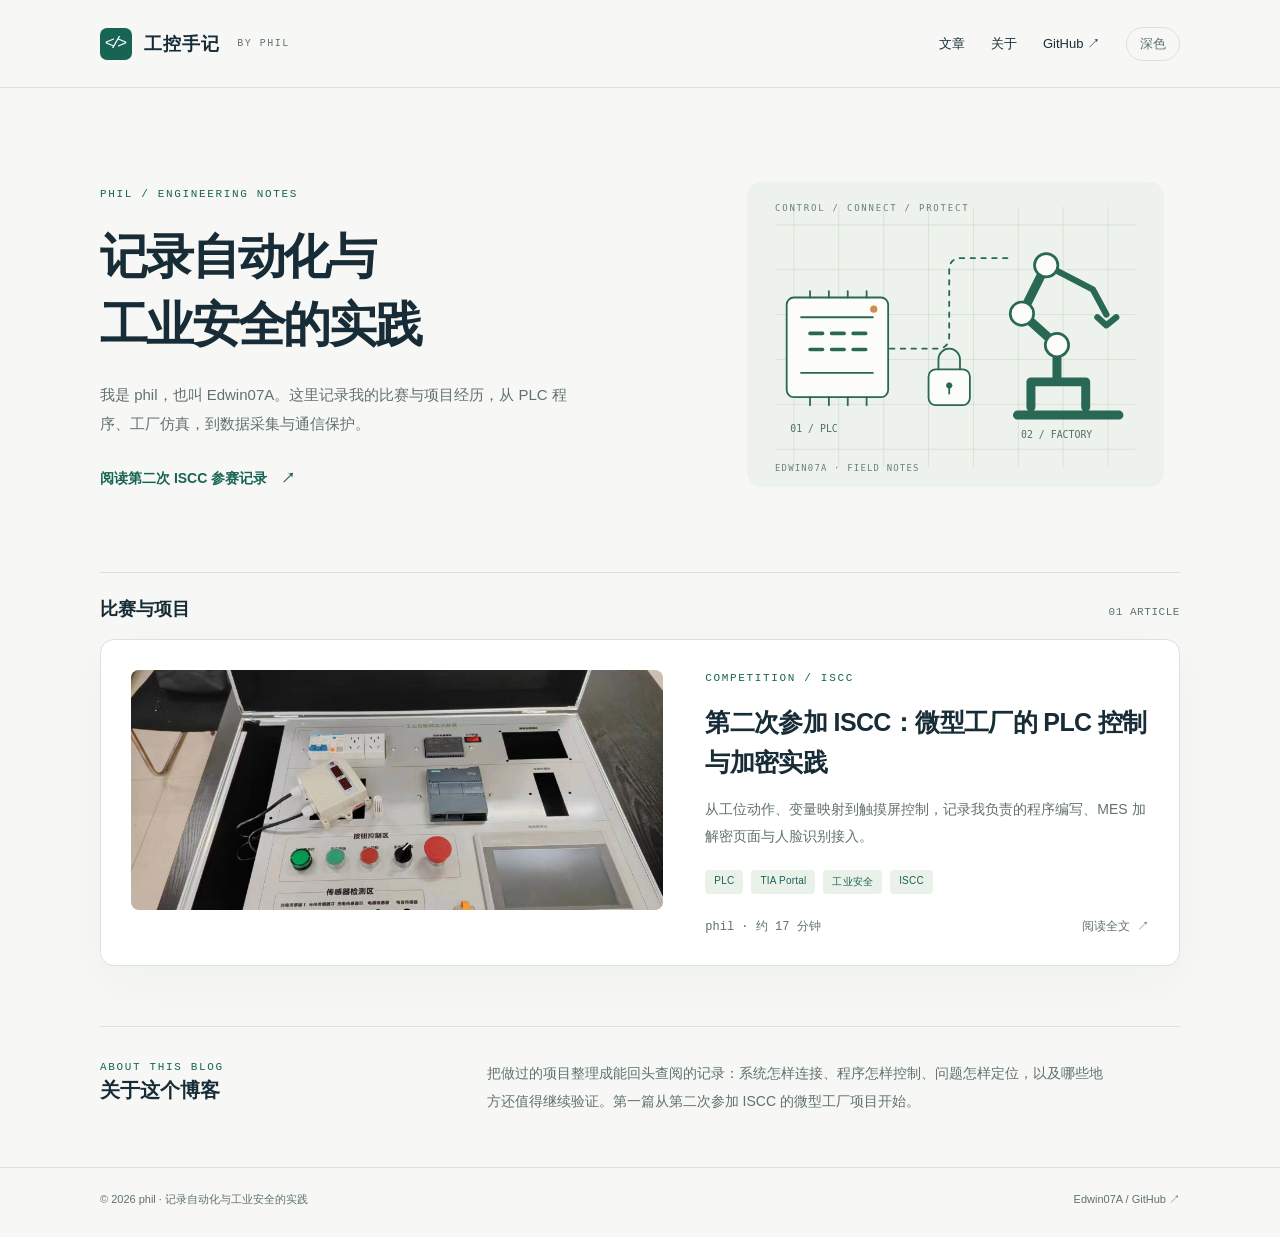
<file: index.html>
<!doctype html>
<html lang="zh-CN"><head><meta charset="utf-8"><meta name="viewport" content="width=device-width, initial-scale=1">
<title>首页 · phil 的工控手记</title><meta name="description" content="phil 的个人博客，记录 ISCC 比赛、PLC 自动化与工业安全实践。">
<meta name="author" content="phil"><meta name="color-scheme" content="light dark"><meta property="og:title" content="首页"><meta property="og:description" content="phil 的个人博客，记录 ISCC 比赛、PLC 自动化与工业安全实践。"><meta property="og:type" content="website"><meta property="og:locale" content="zh_CN">
<link rel="icon" type="image/svg+xml" href="assets/favicon.svg"><link rel="stylesheet" href="assets/style.css"><script src="assets/site.js" defer></script>
</head><body><a class="skip-link" href="#main">跳转到正文</a>
<header class="site-header"><div class="wrap header-inner">
<a class="brand" href="index.html" aria-label="phil 的工控手记首页"><span class="brand-mark" aria-hidden="true">&lt;/&gt;</span>工控手记<small>BY PHIL</small></a>
<nav aria-label="主导航"><a href="index.html#posts">文章</a><a class="about-link" href="index.html#about">关于</a><a href="https://github.com/Edwin07A" target="_blank" rel="noopener noreferrer">GitHub ↗</a><button class="theme-toggle" type="button" data-theme-toggle>深色</button></nav>
</div></header><main id="main" class="wrap"><section class="hero" aria-labelledby="hero-title"><div>
<div class="eyebrow">PHIL / ENGINEERING NOTES</div><h1 id="hero-title">记录自动化与<br>工业安全的实践</h1>
<p>我是 phil，也叫 Edwin07A。这里记录我的比赛与项目经历，从 PLC 程序、工厂仿真，到数据采集与通信保护。</p>
<a class="intro-link" href="micro-factory.html">阅读第二次 ISCC 参赛记录 <span aria-hidden="true">↗</span></a></div>
<img class="hero-art" src="assets/images/notebook.svg" alt="线条绘制的 PLC、机械臂和受保护通信通道" width="500" height="390"></section>
<section id="posts" aria-labelledby="posts-title"><div class="section-heading"><h2 id="posts-title">比赛与项目</h2><span>01 ARTICLE</span></div>
<a class="post-card" href="micro-factory.html"><img src="assets/images/control-platform.jpg" alt="赛题文档中的微型工厂综合实训装置" width="915" height="686"><div class="post-content"><div class="eyebrow">COMPETITION / ISCC</div><h3>第二次参加 ISCC：微型工厂的 PLC 控制与加密实践</h3><p>从工位动作、变量映射到触摸屏控制，记录我负责的程序编写、MES 加解密页面与人脸识别接入。</p><div class="tags"><span class="tag">PLC</span><span class="tag">TIA Portal</span><span class="tag">工业安全</span><span class="tag">ISCC</span></div><div class="post-bottom"><span>phil · 约 17 分钟</span><span>阅读全文 ↗</span></div></div></a></section>
<section id="about" class="about" aria-labelledby="about-title"><div><div class="eyebrow">ABOUT THIS BLOG</div><h2 id="about-title">关于这个博客</h2></div><p>把做过的项目整理成能回头查阅的记录：系统怎样连接、程序怎样控制、问题怎样定位，以及哪些地方还值得继续验证。第一篇从第二次参加 ISCC 的微型工厂项目开始。</p></section></main><footer class="site-footer"><div class="wrap footer-inner"><span>© 2026 phil · 记录自动化与工业安全的实践</span><a href="https://github.com/Edwin07A" target="_blank" rel="noopener noreferrer">Edwin07A / GitHub ↗</a></div></footer></body></html>
</file>
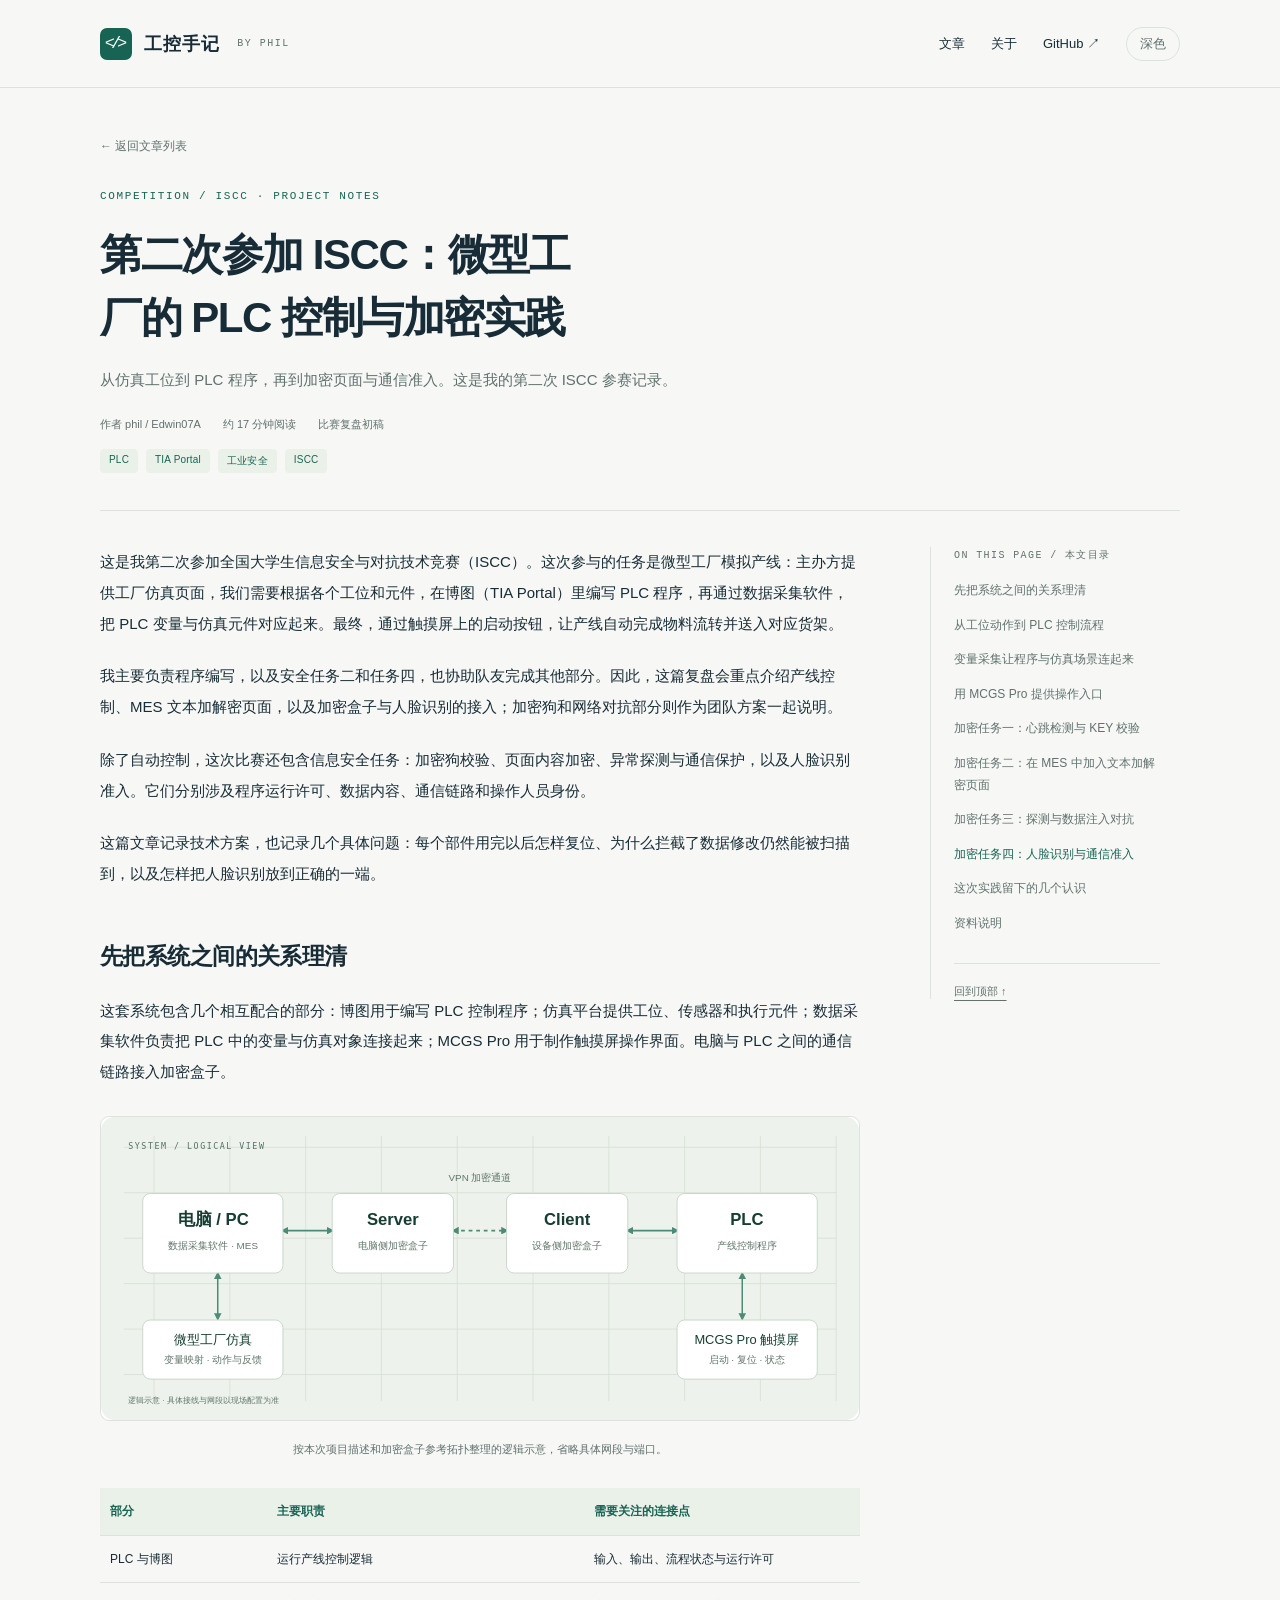
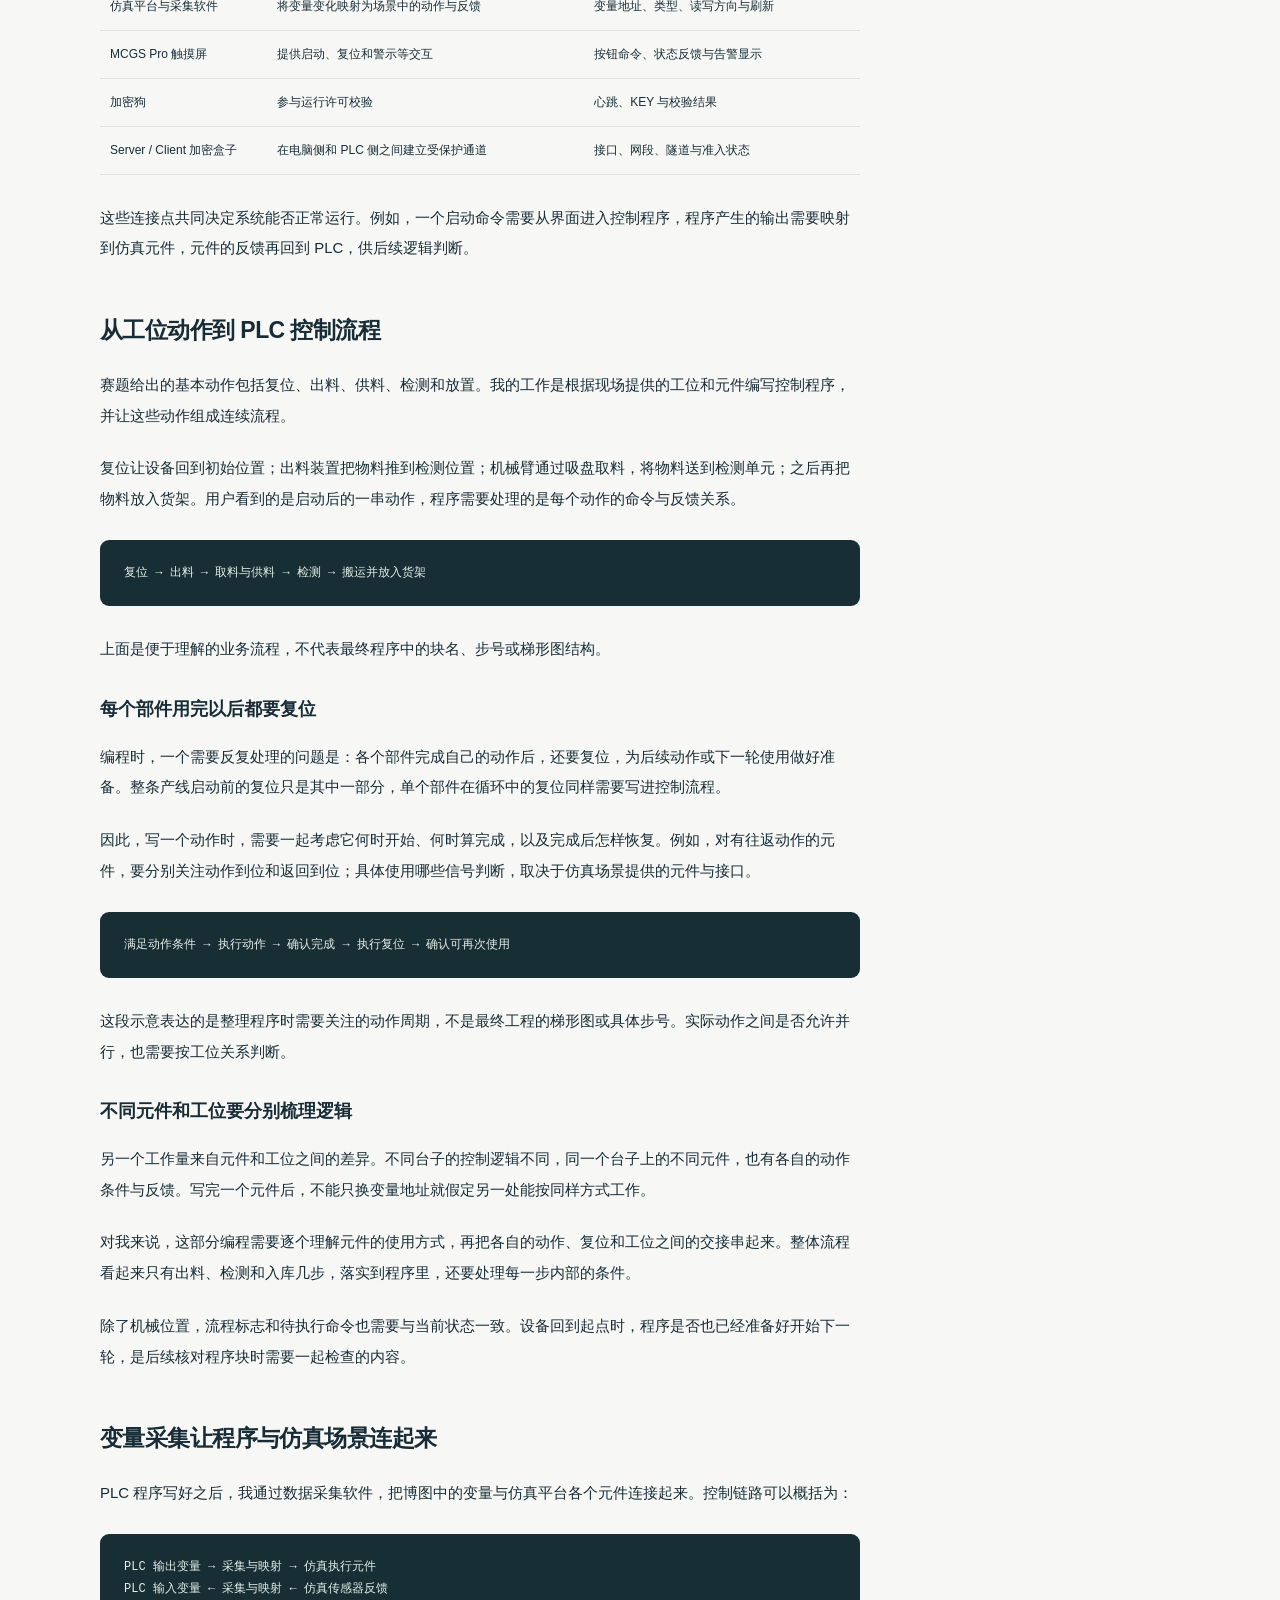
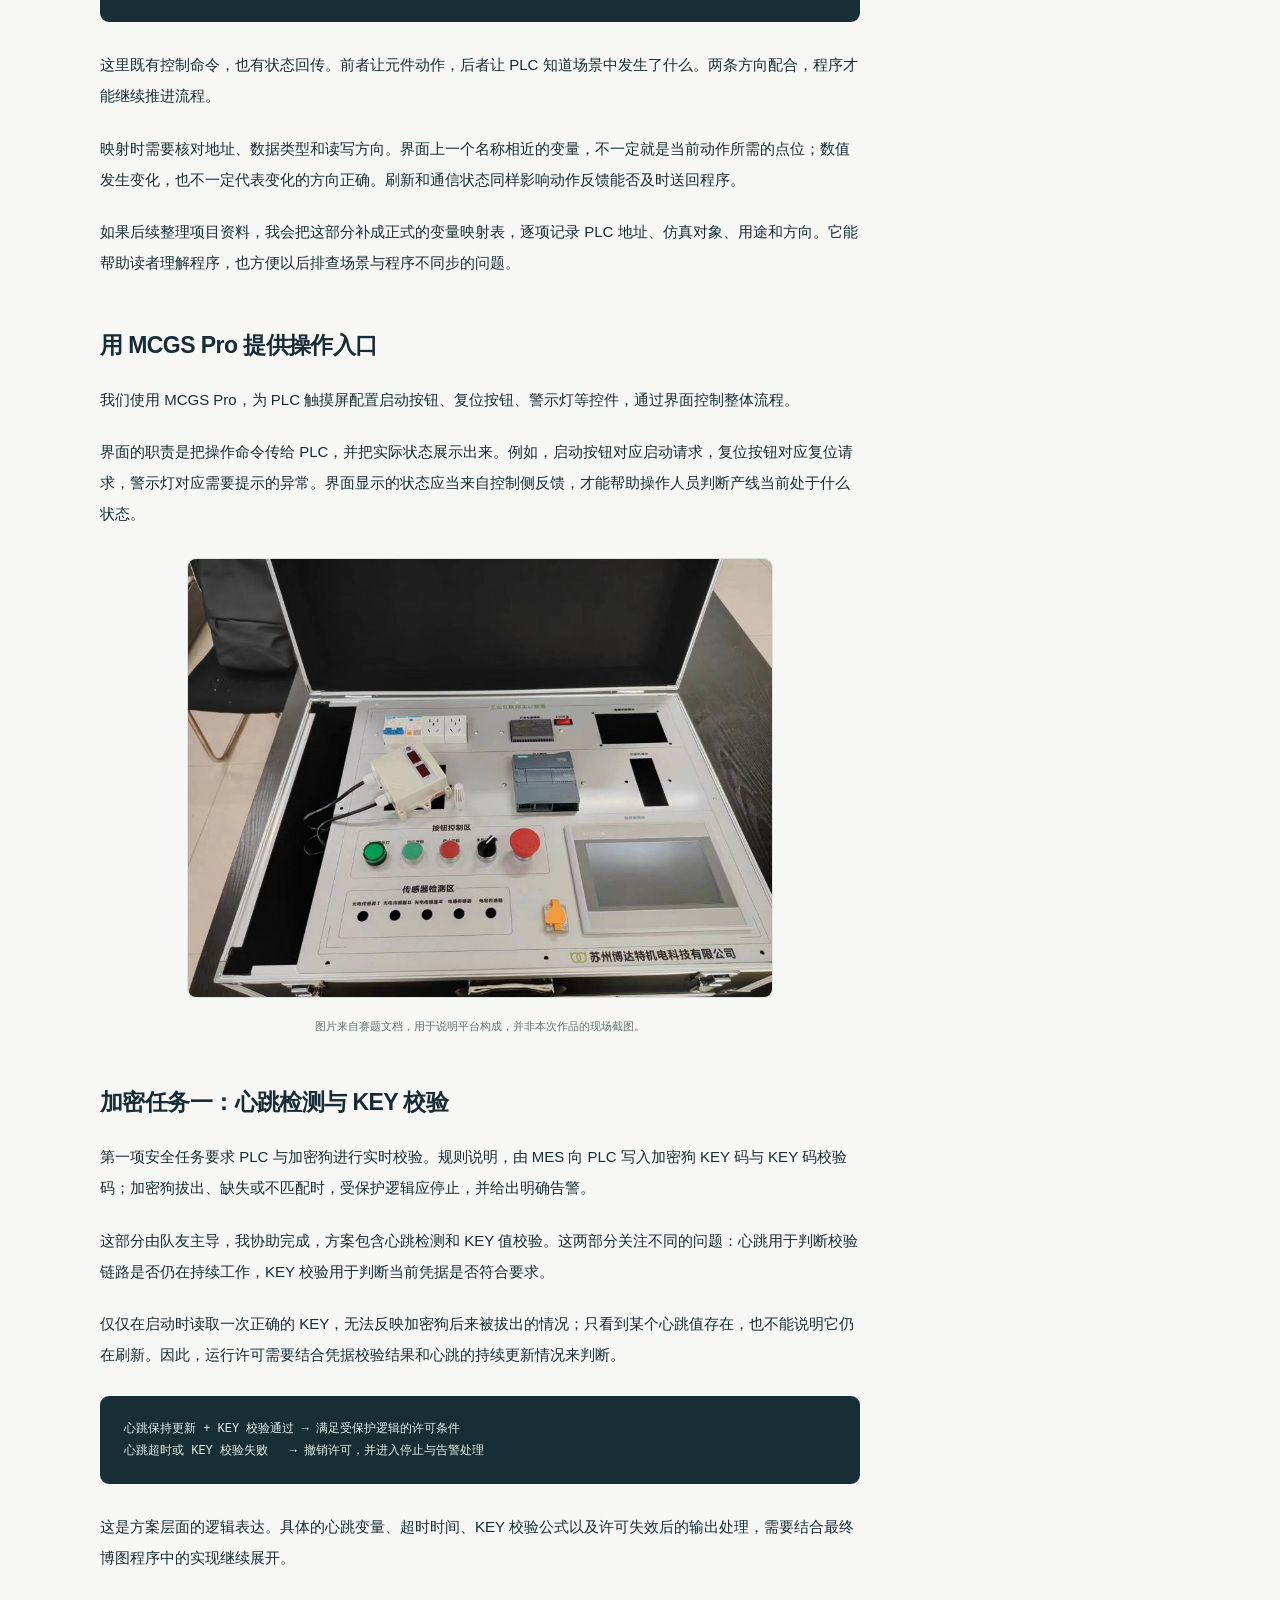
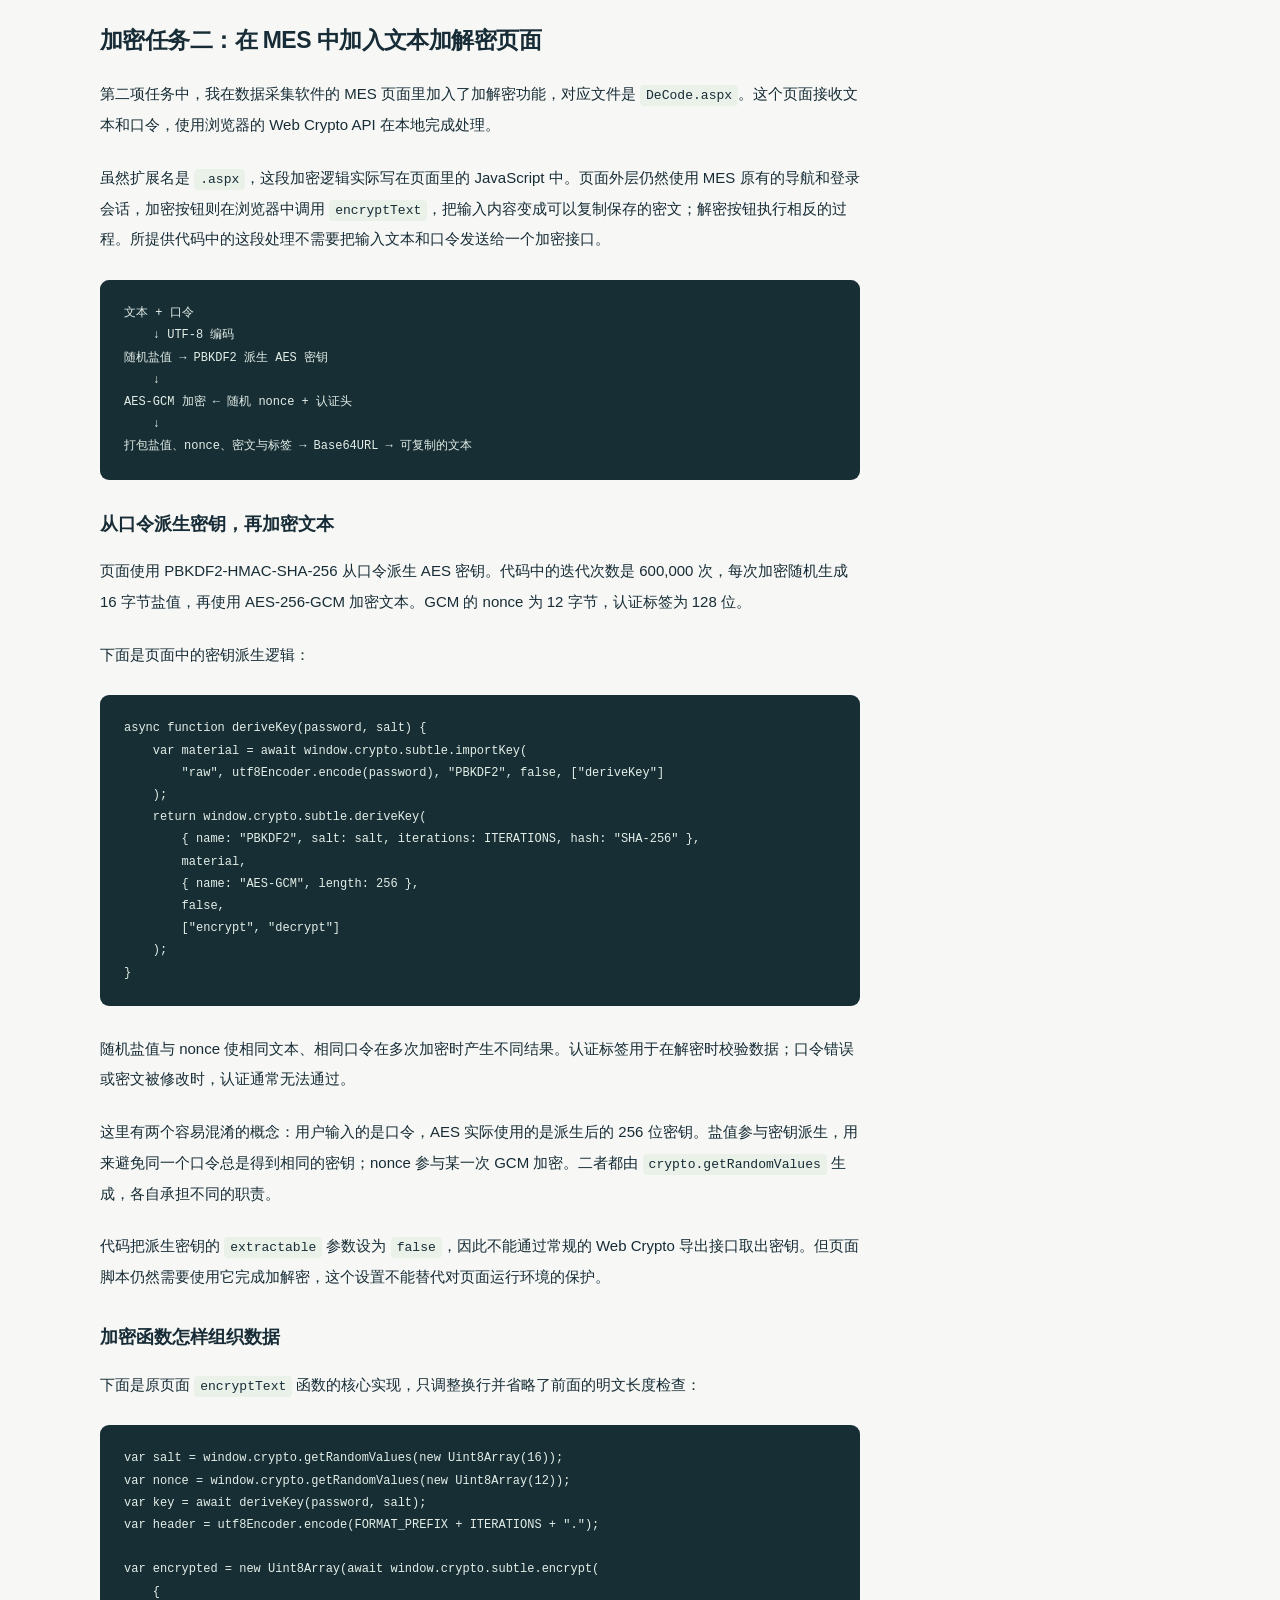
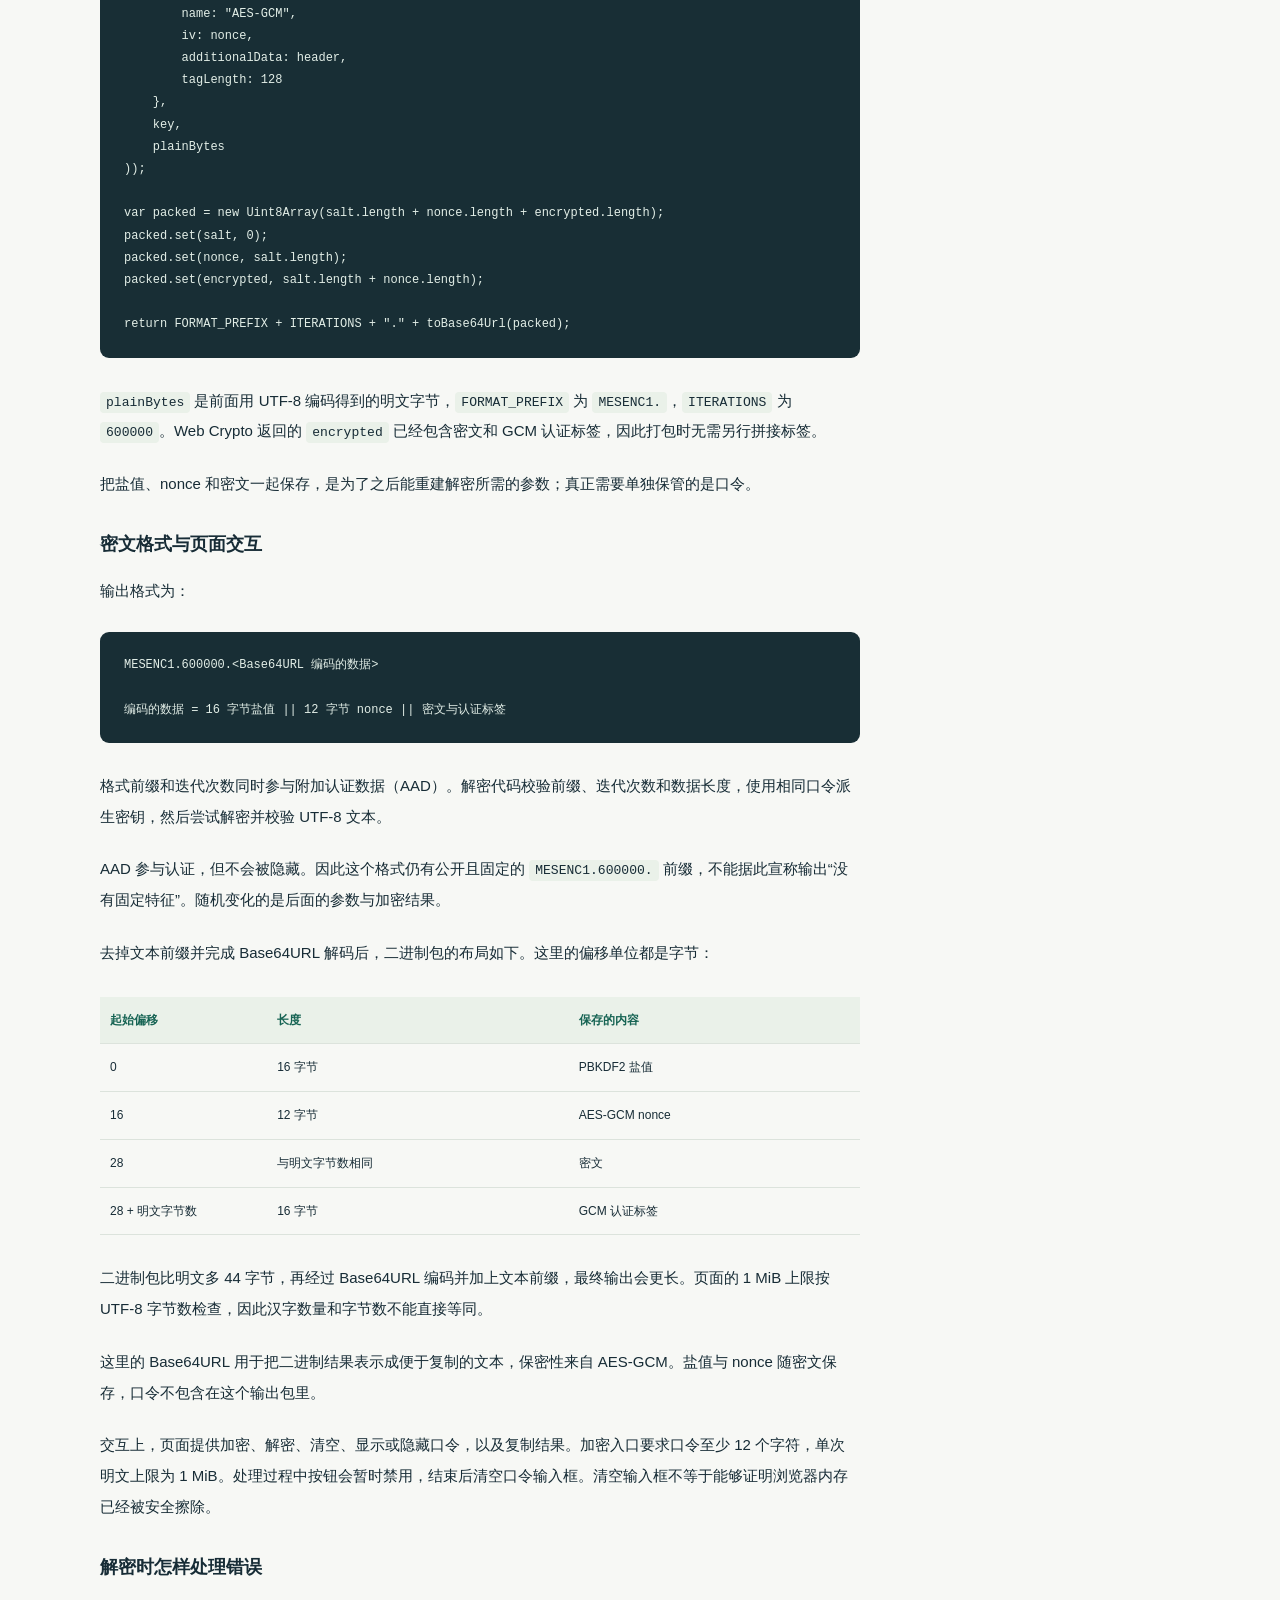
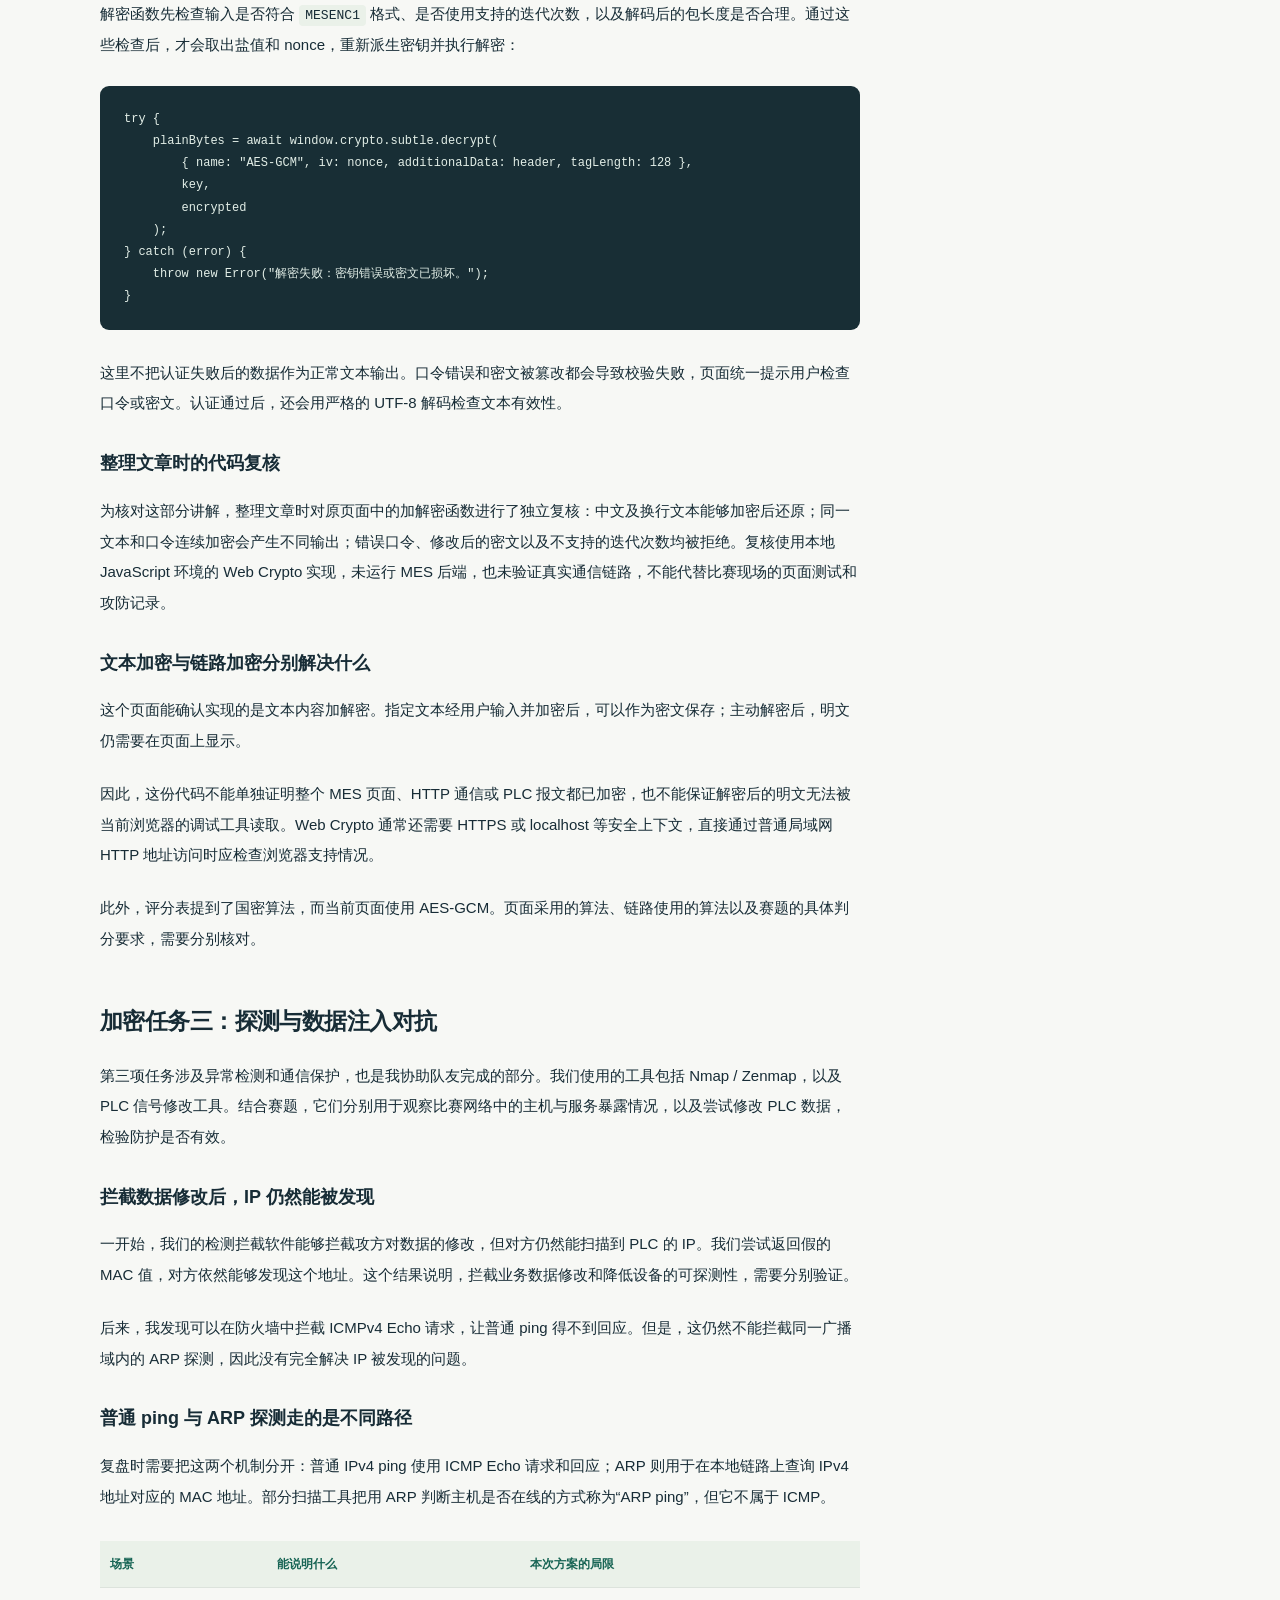
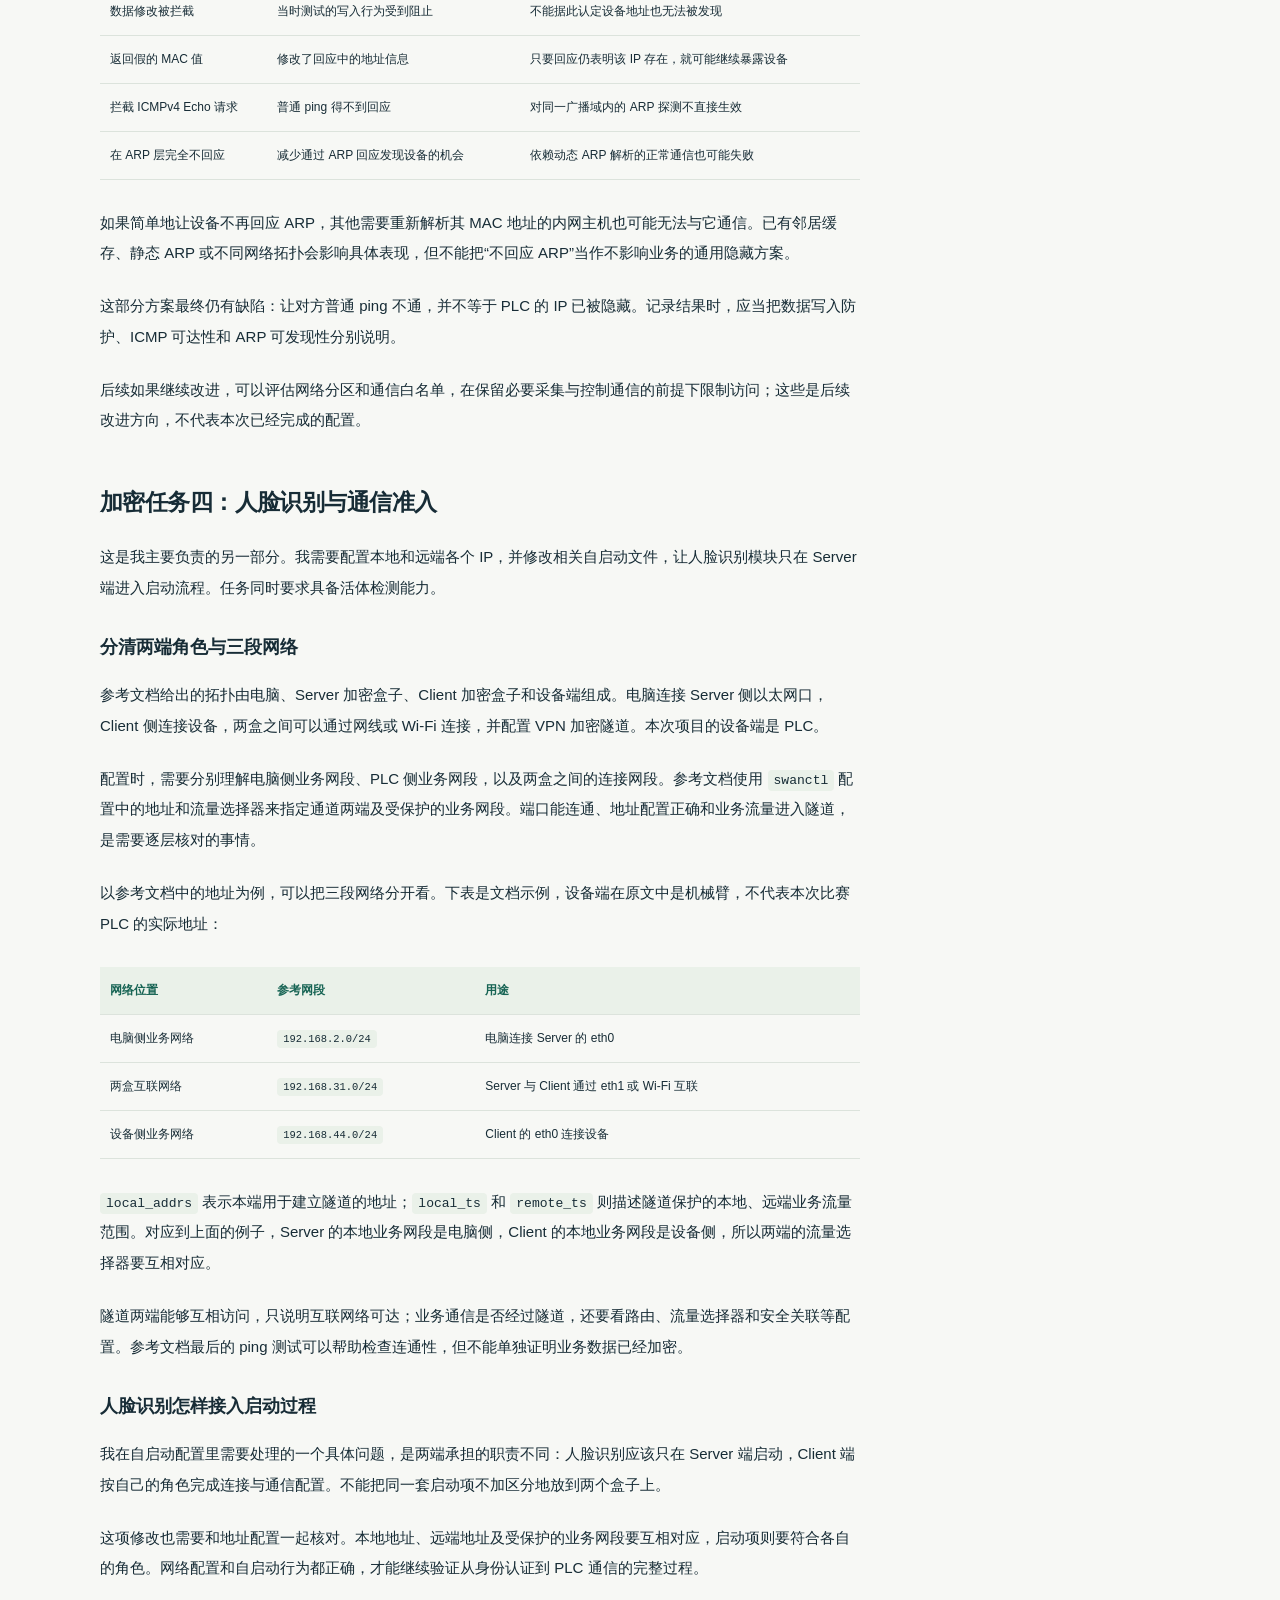
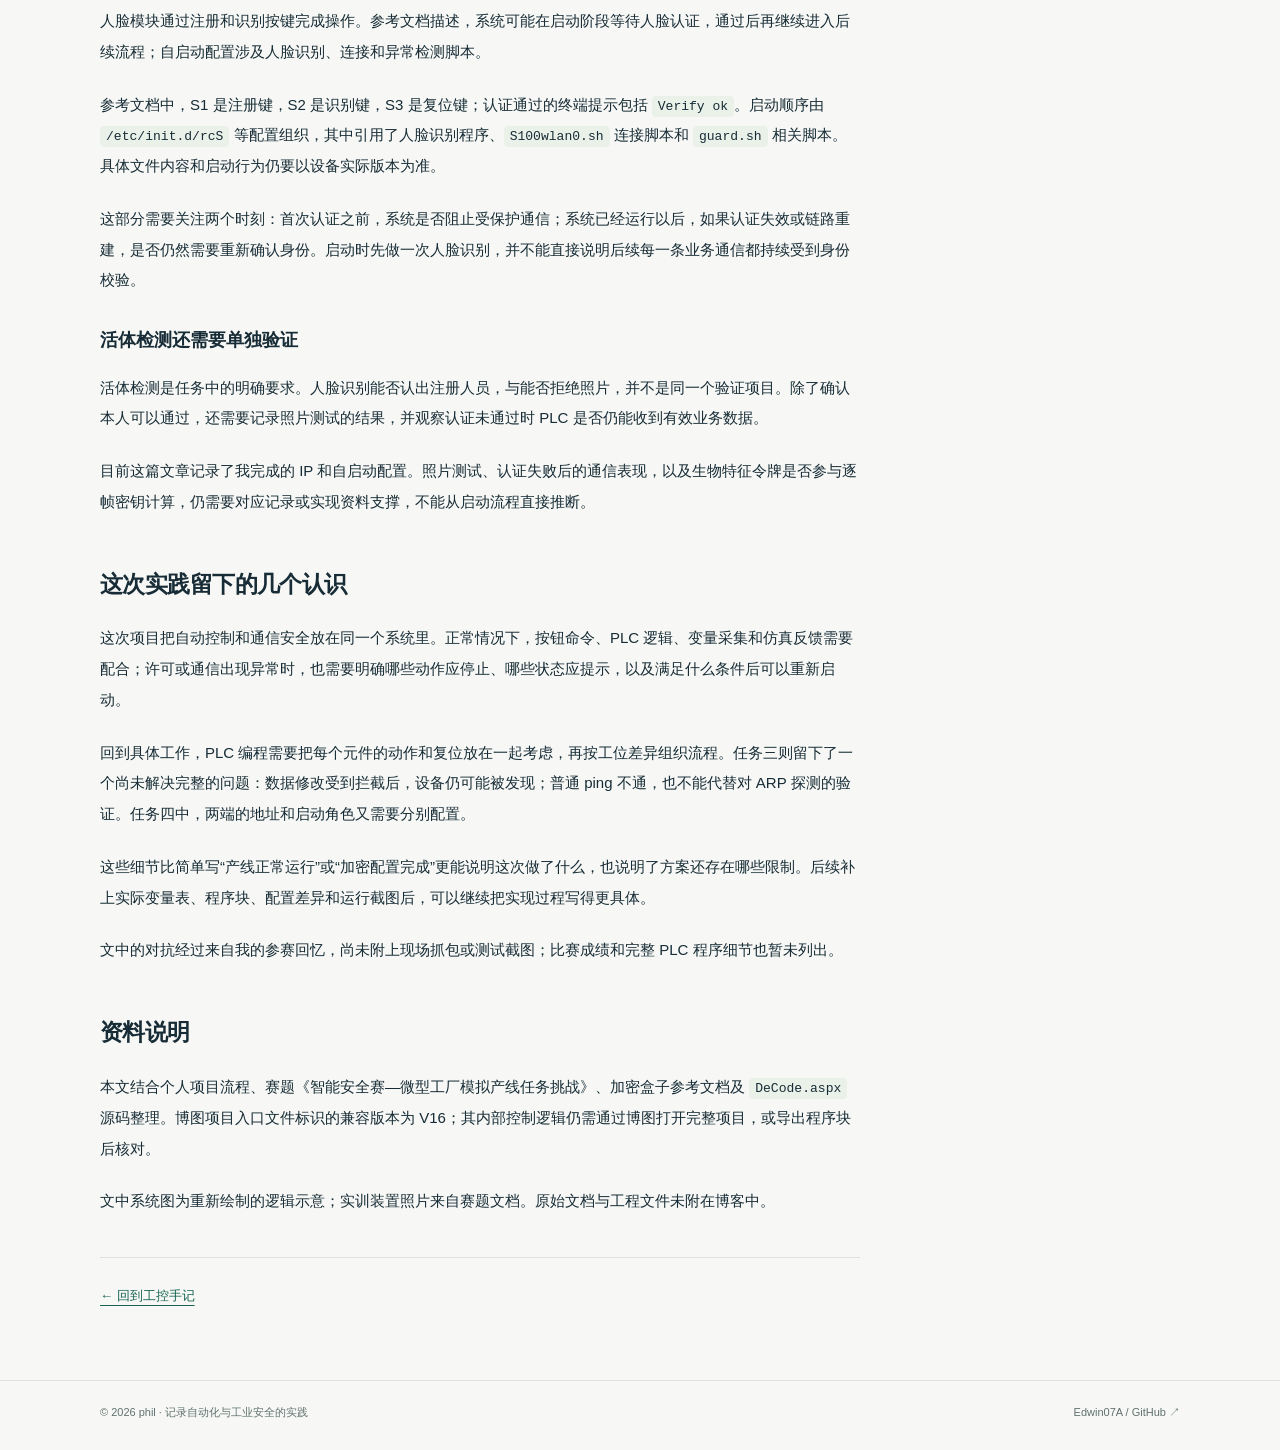
<file: micro-factory.html>
<!doctype html>
<html lang="zh-CN"><head><meta charset="utf-8"><meta name="viewport" content="width=device-width, initial-scale=1">
<title>第二次参加 ISCC：微型工厂的 PLC 控制与加密实践 · phil 的工控手记</title><meta name="description" content="记录微型工厂仿真产线中的博图编程、变量采集、MCGS Pro 组态，以及加密狗校验、文本加密与加密盒子通信保护。">
<meta name="author" content="phil"><meta name="color-scheme" content="light dark"><meta property="og:title" content="第二次参加 ISCC：微型工厂的 PLC 控制与加密实践"><meta property="og:description" content="记录微型工厂仿真产线中的博图编程、变量采集、MCGS Pro 组态，以及加密狗校验、文本加密与加密盒子通信保护。"><meta property="og:type" content="article"><meta property="og:locale" content="zh_CN">
<link rel="icon" type="image/svg+xml" href="assets/favicon.svg"><link rel="stylesheet" href="assets/style.css"><script src="assets/site.js" defer></script>
</head><body><a class="skip-link" href="#main">跳转到正文</a>
<header class="site-header"><div class="wrap header-inner">
<a class="brand" href="index.html" aria-label="phil 的工控手记首页"><span class="brand-mark" aria-hidden="true">&lt;/&gt;</span>工控手记<small>BY PHIL</small></a>
<nav aria-label="主导航"><a href="index.html#posts">文章</a><a class="about-link" href="index.html#about">关于</a><a href="https://github.com/Edwin07A" target="_blank" rel="noopener noreferrer">GitHub ↗</a><button class="theme-toggle" type="button" data-theme-toggle>深色</button></nav>
</div></header><div class="reading-progress" aria-hidden="true"></div><main id="main" class="wrap"><header class="article-header"><a class="back-link" href="index.html#posts">← 返回文章列表</a><div class="eyebrow">COMPETITION / ISCC · PROJECT NOTES</div><h1>第二次参加 ISCC：微型工厂的 PLC 控制与加密实践</h1><p class="article-deck">从仿真工位到 PLC 程序，再到加密页面与通信准入。这是我的第二次 ISCC 参赛记录。</p><div class="article-meta"><span>作者 phil / Edwin07A</span><span>约 17 分钟阅读</span><span>比赛复盘初稿</span></div><div class="tags"><span class="tag">PLC</span><span class="tag">TIA Portal</span><span class="tag">工业安全</span><span class="tag">ISCC</span></div></header>
<div class="article-layout"><article class="article-body" aria-label="比赛复盘正文"><p>这是我第二次参加全国大学生信息安全与对抗技术竞赛（ISCC）。这次参与的任务是微型工厂模拟产线：主办方提供工厂仿真页面，我们需要根据各个工位和元件，在博图（TIA Portal）里编写 PLC 程序，再通过数据采集软件，把 PLC 变量与仿真元件对应起来。最终，通过触摸屏上的启动按钮，让产线自动完成物料流转并送入对应货架。</p>
<p>我主要负责程序编写，以及安全任务二和任务四，也协助队友完成其他部分。因此，这篇复盘会重点介绍产线控制、MES 文本加解密页面，以及加密盒子与人脸识别的接入；加密狗和网络对抗部分则作为团队方案一起说明。</p>
<p>除了自动控制，这次比赛还包含信息安全任务：加密狗校验、页面内容加密、异常探测与通信保护，以及人脸识别准入。它们分别涉及程序运行许可、数据内容、通信链路和操作人员身份。</p>
<p>这篇文章记录技术方案，也记录几个具体问题：每个部件用完以后怎样复位、为什么拦截了数据修改仍然能被扫描到，以及怎样把人脸识别放到正确的一端。</p>
<h2 id="section-1">先把系统之间的关系理清</h2>
<p>这套系统包含几个相互配合的部分：博图用于编写 PLC 控制程序；仿真平台提供工位、传感器和执行元件；数据采集软件负责把 PLC 中的变量与仿真对象连接起来；MCGS Pro 用于制作触摸屏操作界面。电脑与 PLC 之间的通信链路接入加密盒子。</p>
<p><img alt="系统关系示意图：电脑通过 Server 和 Client 两个加密盒子连接 PLC，触摸屏提供操作入口" src="assets/images/system-overview.svg" /></p>
<p class="figure-note">按本次项目描述和加密盒子参考拓扑整理的逻辑示意，省略具体网段与端口。</p>

<table>
<thead>
<tr>
<th>部分</th>
<th>主要职责</th>
<th>需要关注的连接点</th>
</tr>
</thead>
<tbody>
<tr>
<td>PLC 与博图</td>
<td>运行产线控制逻辑</td>
<td>输入、输出、流程状态与运行许可</td>
</tr>
<tr>
<td>仿真平台与采集软件</td>
<td>将变量变化映射为场景中的动作与反馈</td>
<td>变量地址、类型、读写方向与刷新</td>
</tr>
<tr>
<td>MCGS Pro 触摸屏</td>
<td>提供启动、复位和警示等交互</td>
<td>按钮命令、状态反馈与告警显示</td>
</tr>
<tr>
<td>加密狗</td>
<td>参与运行许可校验</td>
<td>心跳、KEY 与校验结果</td>
</tr>
<tr>
<td>Server / Client 加密盒子</td>
<td>在电脑侧和 PLC 侧之间建立受保护通道</td>
<td>接口、网段、隧道与准入状态</td>
</tr>
</tbody>
</table>
<p>这些连接点共同决定系统能否正常运行。例如，一个启动命令需要从界面进入控制程序，程序产生的输出需要映射到仿真元件，元件的反馈再回到 PLC，供后续逻辑判断。</p>
<h2 id="section-2">从工位动作到 PLC 控制流程</h2>
<p>赛题给出的基本动作包括复位、出料、供料、检测和放置。我的工作是根据现场提供的工位和元件编写控制程序，并让这些动作组成连续流程。</p>
<p>复位让设备回到初始位置；出料装置把物料推到检测位置；机械臂通过吸盘取料，将物料送到检测单元；之后再把物料放入货架。用户看到的是启动后的一串动作，程序需要处理的是每个动作的命令与反馈关系。</p>
<pre><code class="language-text">复位 → 出料 → 取料与供料 → 检测 → 搬运并放入货架
</code></pre>
<p>上面是便于理解的业务流程，不代表最终程序中的块名、步号或梯形图结构。</p>
<h3 id="_2">每个部件用完以后都要复位</h3>
<p>编程时，一个需要反复处理的问题是：各个部件完成自己的动作后，还要复位，为后续动作或下一轮使用做好准备。整条产线启动前的复位只是其中一部分，单个部件在循环中的复位同样需要写进控制流程。</p>
<p>因此，写一个动作时，需要一起考虑它何时开始、何时算完成，以及完成后怎样恢复。例如，对有往返动作的元件，要分别关注动作到位和返回到位；具体使用哪些信号判断，取决于仿真场景提供的元件与接口。</p>
<pre><code class="language-text">满足动作条件 → 执行动作 → 确认完成 → 执行复位 → 确认可再次使用
</code></pre>
<p>这段示意表达的是整理程序时需要关注的动作周期，不是最终工程的梯形图或具体步号。实际动作之间是否允许并行，也需要按工位关系判断。</p>
<h3 id="_3">不同元件和工位要分别梳理逻辑</h3>
<p>另一个工作量来自元件和工位之间的差异。不同台子的控制逻辑不同，同一个台子上的不同元件，也有各自的动作条件与反馈。写完一个元件后，不能只换变量地址就假定另一处能按同样方式工作。</p>
<p>对我来说，这部分编程需要逐个理解元件的使用方式，再把各自的动作、复位和工位之间的交接串起来。整体流程看起来只有出料、检测和入库几步，落实到程序里，还要处理每一步内部的条件。</p>
<p>除了机械位置，流程标志和待执行命令也需要与当前状态一致。设备回到起点时，程序是否也已经准备好开始下一轮，是后续核对程序块时需要一起检查的内容。</p>
<h2 id="section-3">变量采集让程序与仿真场景连起来</h2>
<p>PLC 程序写好之后，我通过数据采集软件，把博图中的变量与仿真平台各个元件连接起来。控制链路可以概括为：</p>
<pre><code class="language-text">PLC 输出变量 → 采集与映射 → 仿真执行元件
PLC 输入变量 ← 采集与映射 ← 仿真传感器反馈
</code></pre>
<p>这里既有控制命令，也有状态回传。前者让元件动作，后者让 PLC 知道场景中发生了什么。两条方向配合，程序才能继续推进流程。</p>
<p>映射时需要核对地址、数据类型和读写方向。界面上一个名称相近的变量，不一定就是当前动作所需的点位；数值发生变化，也不一定代表变化的方向正确。刷新和通信状态同样影响动作反馈能否及时送回程序。</p>
<p>如果后续整理项目资料，我会把这部分补成正式的变量映射表，逐项记录 PLC 地址、仿真对象、用途和方向。它能帮助读者理解程序，也方便以后排查场景与程序不同步的问题。</p>
<h2 id="section-4">用 MCGS Pro 提供操作入口</h2>
<p>我们使用 MCGS Pro，为 PLC 触摸屏配置启动按钮、复位按钮、警示灯等控件，通过界面控制整体流程。</p>
<p>界面的职责是把操作命令传给 PLC，并把实际状态展示出来。例如，启动按钮对应启动请求，复位按钮对应复位请求，警示灯对应需要提示的异常。界面显示的状态应当来自控制侧反馈，才能帮助操作人员判断产线当前处于什么状态。</p>
<p><img alt="赛题文档提供的综合实训装置照片，包含 PLC、触摸屏和按钮区域" src="assets/images/control-platform.jpg" /></p>
<p class="figure-note">图片来自赛题文档，用于说明平台构成，并非本次作品的现场截图。</p>

<h2 id="section-5">加密任务一：心跳检测与 KEY 校验</h2>
<p>第一项安全任务要求 PLC 与加密狗进行实时校验。规则说明，由 MES 向 PLC 写入加密狗 KEY 码与 KEY 码校验码；加密狗拔出、缺失或不匹配时，受保护逻辑应停止，并给出明确告警。</p>
<p>这部分由队友主导，我协助完成，方案包含心跳检测和 KEY 值校验。这两部分关注不同的问题：心跳用于判断校验链路是否仍在持续工作，KEY 校验用于判断当前凭据是否符合要求。</p>
<p>仅仅在启动时读取一次正确的 KEY，无法反映加密狗后来被拔出的情况；只看到某个心跳值存在，也不能说明它仍在刷新。因此，运行许可需要结合凭据校验结果和心跳的持续更新情况来判断。</p>
<pre><code class="language-text">心跳保持更新 + KEY 校验通过 → 满足受保护逻辑的许可条件
心跳超时或 KEY 校验失败   → 撤销许可，并进入停止与告警处理
</code></pre>
<p>这是方案层面的逻辑表达。具体的心跳变量、超时时间、KEY 校验公式以及许可失效后的输出处理，需要结合最终博图程序中的实现继续展开。</p>
<h2 id="section-6">加密任务二：在 MES 中加入文本加解密页面</h2>
<p>第二项任务中，我在数据采集软件的 MES 页面里加入了加解密功能，对应文件是 <code>DeCode.aspx</code>。这个页面接收文本和口令，使用浏览器的 Web Crypto API 在本地完成处理。</p>
<p>虽然扩展名是 <code>.aspx</code>，这段加密逻辑实际写在页面里的 JavaScript 中。页面外层仍然使用 MES 原有的导航和登录会话，加密按钮则在浏览器中调用 <code>encryptText</code>，把输入内容变成可以复制保存的密文；解密按钮执行相反的过程。所提供代码中的这段处理不需要把输入文本和口令发送给一个加密接口。</p>
<pre><code class="language-text">文本 + 口令
    ↓ UTF-8 编码
随机盐值 → PBKDF2 派生 AES 密钥
    ↓
AES-GCM 加密 ← 随机 nonce + 认证头
    ↓
打包盐值、nonce、密文与标签 → Base64URL → 可复制的文本
</code></pre>
<h3 id="_5">从口令派生密钥，再加密文本</h3>
<p>页面使用 PBKDF2-HMAC-SHA-256 从口令派生 AES 密钥。代码中的迭代次数是 600,000 次，每次加密随机生成 16 字节盐值，再使用 AES-256-GCM 加密文本。GCM 的 nonce 为 12 字节，认证标签为 128 位。</p>
<p>下面是页面中的密钥派生逻辑：</p>
<pre><code class="language-javascript">async function deriveKey(password, salt) {
    var material = await window.crypto.subtle.importKey(
        &quot;raw&quot;, utf8Encoder.encode(password), &quot;PBKDF2&quot;, false, [&quot;deriveKey&quot;]
    );
    return window.crypto.subtle.deriveKey(
        { name: &quot;PBKDF2&quot;, salt: salt, iterations: ITERATIONS, hash: &quot;SHA-256&quot; },
        material,
        { name: &quot;AES-GCM&quot;, length: 256 },
        false,
        [&quot;encrypt&quot;, &quot;decrypt&quot;]
    );
}
</code></pre>
<p>随机盐值与 nonce 使相同文本、相同口令在多次加密时产生不同结果。认证标签用于在解密时校验数据；口令错误或密文被修改时，认证通常无法通过。</p>
<p>这里有两个容易混淆的概念：用户输入的是口令，AES 实际使用的是派生后的 256 位密钥。盐值参与密钥派生，用来避免同一个口令总是得到相同的密钥；nonce 参与某一次 GCM 加密。二者都由 <code>crypto.getRandomValues</code> 生成，各自承担不同的职责。</p>
<p>代码把派生密钥的 <code>extractable</code> 参数设为 <code>false</code>，因此不能通过常规的 Web Crypto 导出接口取出密钥。但页面脚本仍然需要使用它完成加解密，这个设置不能替代对页面运行环境的保护。</p>
<h3 id="_6">加密函数怎样组织数据</h3>
<p>下面是原页面 <code>encryptText</code> 函数的核心实现，只调整换行并省略了前面的明文长度检查：</p>
<pre><code class="language-javascript">var salt = window.crypto.getRandomValues(new Uint8Array(16));
var nonce = window.crypto.getRandomValues(new Uint8Array(12));
var key = await deriveKey(password, salt);
var header = utf8Encoder.encode(FORMAT_PREFIX + ITERATIONS + &quot;.&quot;);

var encrypted = new Uint8Array(await window.crypto.subtle.encrypt(
    {
        name: &quot;AES-GCM&quot;,
        iv: nonce,
        additionalData: header,
        tagLength: 128
    },
    key,
    plainBytes
));

var packed = new Uint8Array(salt.length + nonce.length + encrypted.length);
packed.set(salt, 0);
packed.set(nonce, salt.length);
packed.set(encrypted, salt.length + nonce.length);

return FORMAT_PREFIX + ITERATIONS + &quot;.&quot; + toBase64Url(packed);
</code></pre>
<p><code>plainBytes</code> 是前面用 UTF-8 编码得到的明文字节，<code>FORMAT_PREFIX</code> 为 <code>MESENC1.</code>，<code>ITERATIONS</code> 为 <code>600000</code>。Web Crypto 返回的 <code>encrypted</code> 已经包含密文和 GCM 认证标签，因此打包时无需另行拼接标签。</p>
<p>把盐值、nonce 和密文一起保存，是为了之后能重建解密所需的参数；真正需要单独保管的是口令。</p>
<h3 id="_7">密文格式与页面交互</h3>
<p>输出格式为：</p>
<pre><code class="language-text">MESENC1.600000.&lt;Base64URL 编码的数据&gt;

编码的数据 = 16 字节盐值 || 12 字节 nonce || 密文与认证标签
</code></pre>
<p>格式前缀和迭代次数同时参与附加认证数据（AAD）。解密代码校验前缀、迭代次数和数据长度，使用相同口令派生密钥，然后尝试解密并校验 UTF-8 文本。</p>
<p>AAD 参与认证，但不会被隐藏。因此这个格式仍有公开且固定的 <code>MESENC1.600000.</code> 前缀，不能据此宣称输出“没有固定特征”。随机变化的是后面的参数与加密结果。</p>
<p>去掉文本前缀并完成 Base64URL 解码后，二进制包的布局如下。这里的偏移单位都是字节：</p>
<table>
<thead>
<tr>
<th>起始偏移</th>
<th>长度</th>
<th>保存的内容</th>
</tr>
</thead>
<tbody>
<tr>
<td>0</td>
<td>16 字节</td>
<td>PBKDF2 盐值</td>
</tr>
<tr>
<td>16</td>
<td>12 字节</td>
<td>AES-GCM nonce</td>
</tr>
<tr>
<td>28</td>
<td>与明文字节数相同</td>
<td>密文</td>
</tr>
<tr>
<td>28 + 明文字节数</td>
<td>16 字节</td>
<td>GCM 认证标签</td>
</tr>
</tbody>
</table>
<p>二进制包比明文多 44 字节，再经过 Base64URL 编码并加上文本前缀，最终输出会更长。页面的 1 MiB 上限按 UTF-8 字节数检查，因此汉字数量和字节数不能直接等同。</p>
<p>这里的 Base64URL 用于把二进制结果表示成便于复制的文本，保密性来自 AES-GCM。盐值与 nonce 随密文保存，口令不包含在这个输出包里。</p>
<p>交互上，页面提供加密、解密、清空、显示或隐藏口令，以及复制结果。加密入口要求口令至少 12 个字符，单次明文上限为 1 MiB。处理过程中按钮会暂时禁用，结束后清空口令输入框。清空输入框不等于能够证明浏览器内存已经被安全擦除。</p>
<h3 id="_8">解密时怎样处理错误</h3>
<p>解密函数先检查输入是否符合 <code>MESENC1</code> 格式、是否使用支持的迭代次数，以及解码后的包长度是否合理。通过这些检查后，才会取出盐值和 nonce，重新派生密钥并执行解密：</p>
<pre><code class="language-javascript">try {
    plainBytes = await window.crypto.subtle.decrypt(
        { name: &quot;AES-GCM&quot;, iv: nonce, additionalData: header, tagLength: 128 },
        key,
        encrypted
    );
} catch (error) {
    throw new Error(&quot;解密失败：密钥错误或密文已损坏。&quot;);
}
</code></pre>
<p>这里不把认证失败后的数据作为正常文本输出。口令错误和密文被篡改都会导致校验失败，页面统一提示用户检查口令或密文。认证通过后，还会用严格的 UTF-8 解码检查文本有效性。</p>
<h3 id="_9">整理文章时的代码复核</h3>
<p>为核对这部分讲解，整理文章时对原页面中的加解密函数进行了独立复核：中文及换行文本能够加密后还原；同一文本和口令连续加密会产生不同输出；错误口令、修改后的密文以及不支持的迭代次数均被拒绝。复核使用本地 JavaScript 环境的 Web Crypto 实现，未运行 MES 后端，也未验证真实通信链路，不能代替比赛现场的页面测试和攻防记录。</p>
<h3 id="_10">文本加密与链路加密分别解决什么</h3>
<p>这个页面能确认实现的是文本内容加解密。指定文本经用户输入并加密后，可以作为密文保存；主动解密后，明文仍需要在页面上显示。</p>
<p>因此，这份代码不能单独证明整个 MES 页面、HTTP 通信或 PLC 报文都已加密，也不能保证解密后的明文无法被当前浏览器的调试工具读取。Web Crypto 通常还需要 HTTPS 或 localhost 等安全上下文，直接通过普通局域网 HTTP 地址访问时应检查浏览器支持情况。</p>
<p>此外，评分表提到了国密算法，而当前页面使用 AES-GCM。页面采用的算法、链路使用的算法以及赛题的具体判分要求，需要分别核对。</p>
<h2 id="section-7">加密任务三：探测与数据注入对抗</h2>
<p>第三项任务涉及异常检测和通信保护，也是我协助队友完成的部分。我们使用的工具包括 Nmap / Zenmap，以及 PLC 信号修改工具。结合赛题，它们分别用于观察比赛网络中的主机与服务暴露情况，以及尝试修改 PLC 数据，检验防护是否有效。</p>
<h3 id="ip">拦截数据修改后，IP 仍然能被发现</h3>
<p>一开始，我们的检测拦截软件能够拦截攻方对数据的修改，但对方仍然能扫描到 PLC 的 IP。我们尝试返回假的 MAC 值，对方依然能够发现这个地址。这个结果说明，拦截业务数据修改和降低设备的可探测性，需要分别验证。</p>
<p>后来，我发现可以在防火墙中拦截 ICMPv4 Echo 请求，让普通 ping 得不到回应。但是，这仍然不能拦截同一广播域内的 ARP 探测，因此没有完全解决 IP 被发现的问题。</p>
<h3 id="ping-arp">普通 ping 与 ARP 探测走的是不同路径</h3>
<p>复盘时需要把这两个机制分开：普通 IPv4 ping 使用 ICMP Echo 请求和回应；ARP 则用于在本地链路上查询 IPv4 地址对应的 MAC 地址。部分扫描工具把用 ARP 判断主机是否在线的方式称为“ARP ping”，但它不属于 ICMP。</p>
<table>
<thead>
<tr>
<th>场景</th>
<th>能说明什么</th>
<th>本次方案的局限</th>
</tr>
</thead>
<tbody>
<tr>
<td>数据修改被拦截</td>
<td>当时测试的写入行为受到阻止</td>
<td>不能据此认定设备地址也无法被发现</td>
</tr>
<tr>
<td>返回假的 MAC 值</td>
<td>修改了回应中的地址信息</td>
<td>只要回应仍表明该 IP 存在，就可能继续暴露设备</td>
</tr>
<tr>
<td>拦截 ICMPv4 Echo 请求</td>
<td>普通 ping 得不到回应</td>
<td>对同一广播域内的 ARP 探测不直接生效</td>
</tr>
<tr>
<td>在 ARP 层完全不回应</td>
<td>减少通过 ARP 回应发现设备的机会</td>
<td>依赖动态 ARP 解析的正常通信也可能失败</td>
</tr>
</tbody>
</table>
<p>如果简单地让设备不再回应 ARP，其他需要重新解析其 MAC 地址的内网主机也可能无法与它通信。已有邻居缓存、静态 ARP 或不同网络拓扑会影响具体表现，但不能把“不回应 ARP”当作不影响业务的通用隐藏方案。</p>
<p>这部分方案最终仍有缺陷：让对方普通 ping 不通，并不等于 PLC 的 IP 已被隐藏。记录结果时，应当把数据写入防护、ICMP 可达性和 ARP 可发现性分别说明。</p>
<p>后续如果继续改进，可以评估网络分区和通信白名单，在保留必要采集与控制通信的前提下限制访问；这些是后续改进方向，不代表本次已经完成的配置。</p>
<h2 id="section-8">加密任务四：人脸识别与通信准入</h2>
<p>这是我主要负责的另一部分。我需要配置本地和远端各个 IP，并修改相关自启动文件，让人脸识别模块只在 Server 端进入启动流程。任务同时要求具备活体检测能力。</p>
<h3 id="_13">分清两端角色与三段网络</h3>
<p>参考文档给出的拓扑由电脑、Server 加密盒子、Client 加密盒子和设备端组成。电脑连接 Server 侧以太网口，Client 侧连接设备，两盒之间可以通过网线或 Wi-Fi 连接，并配置 VPN 加密隧道。本次项目的设备端是 PLC。</p>
<p>配置时，需要分别理解电脑侧业务网段、PLC 侧业务网段，以及两盒之间的连接网段。参考文档使用 <code>swanctl</code> 配置中的地址和流量选择器来指定通道两端及受保护的业务网段。端口能连通、地址配置正确和业务流量进入隧道，是需要逐层核对的事情。</p>
<p>以参考文档中的地址为例，可以把三段网络分开看。下表是文档示例，设备端在原文中是机械臂，不代表本次比赛 PLC 的实际地址：</p>
<table>
<thead>
<tr>
<th>网络位置</th>
<th>参考网段</th>
<th>用途</th>
</tr>
</thead>
<tbody>
<tr>
<td>电脑侧业务网络</td>
<td><code>192.168.2.0/24</code></td>
<td>电脑连接 Server 的 eth0</td>
</tr>
<tr>
<td>两盒互联网络</td>
<td><code>192.168.31.0/24</code></td>
<td>Server 与 Client 通过 eth1 或 Wi-Fi 互联</td>
</tr>
<tr>
<td>设备侧业务网络</td>
<td><code>192.168.44.0/24</code></td>
<td>Client 的 eth0 连接设备</td>
</tr>
</tbody>
</table>
<p><code>local_addrs</code> 表示本端用于建立隧道的地址；<code>local_ts</code> 和 <code>remote_ts</code> 则描述隧道保护的本地、远端业务流量范围。对应到上面的例子，Server 的本地业务网段是电脑侧，Client 的本地业务网段是设备侧，所以两端的流量选择器要互相对应。</p>
<p>隧道两端能够互相访问，只说明互联网络可达；业务通信是否经过隧道，还要看路由、流量选择器和安全关联等配置。参考文档最后的 ping 测试可以帮助检查连通性，但不能单独证明业务数据已经加密。</p>
<h3 id="_14">人脸识别怎样接入启动过程</h3>
<p>我在自启动配置里需要处理的一个具体问题，是两端承担的职责不同：人脸识别应该只在 Server 端启动，Client 端按自己的角色完成连接与通信配置。不能把同一套启动项不加区分地放到两个盒子上。</p>
<p>这项修改也需要和地址配置一起核对。本地地址、远端地址及受保护的业务网段要互相对应，启动项则要符合各自的角色。网络配置和自启动行为都正确，才能继续验证从身份认证到 PLC 通信的完整过程。</p>
<p>人脸模块通过注册和识别按键完成操作。参考文档描述，系统可能在启动阶段等待人脸认证，通过后再继续进入后续流程；自启动配置涉及人脸识别、连接和异常检测脚本。</p>
<p>参考文档中，S1 是注册键，S2 是识别键，S3 是复位键；认证通过的终端提示包括 <code>Verify ok</code>。启动顺序由 <code>/etc/init.d/rcS</code> 等配置组织，其中引用了人脸识别程序、<code>S100wlan0.sh</code> 连接脚本和 <code>guard.sh</code> 相关脚本。具体文件内容和启动行为仍要以设备实际版本为准。</p>
<p>这部分需要关注两个时刻：首次认证之前，系统是否阻止受保护通信；系统已经运行以后，如果认证失效或链路重建，是否仍然需要重新确认身份。启动时先做一次人脸识别，并不能直接说明后续每一条业务通信都持续受到身份校验。</p>
<h3 id="_15">活体检测还需要单独验证</h3>
<p>活体检测是任务中的明确要求。人脸识别能否认出注册人员，与能否拒绝照片，并不是同一个验证项目。除了确认本人可以通过，还需要记录照片测试的结果，并观察认证未通过时 PLC 是否仍能收到有效业务数据。</p>
<p>目前这篇文章记录了我完成的 IP 和自启动配置。照片测试、认证失败后的通信表现，以及生物特征令牌是否参与逐帧密钥计算，仍需要对应记录或实现资料支撑，不能从启动流程直接推断。</p>
<h2 id="section-9">这次实践留下的几个认识</h2>
<p>这次项目把自动控制和通信安全放在同一个系统里。正常情况下，按钮命令、PLC 逻辑、变量采集和仿真反馈需要配合；许可或通信出现异常时，也需要明确哪些动作应停止、哪些状态应提示，以及满足什么条件后可以重新启动。</p>
<p>回到具体工作，PLC 编程需要把每个元件的动作和复位放在一起考虑，再按工位差异组织流程。任务三则留下了一个尚未解决完整的问题：数据修改受到拦截后，设备仍可能被发现；普通 ping 不通，也不能代替对 ARP 探测的验证。任务四中，两端的地址和启动角色又需要分别配置。</p>
<p>这些细节比简单写“产线正常运行”或“加密配置完成”更能说明这次做了什么，也说明了方案还存在哪些限制。后续补上实际变量表、程序块、配置差异和运行截图后，可以继续把实现过程写得更具体。</p>
<p>文中的对抗经过来自我的参赛回忆，尚未附上现场抓包或测试截图；比赛成绩和完整 PLC 程序细节也暂未列出。</p>
<h2 id="section-10">资料说明</h2>
<p>本文结合个人项目流程、赛题《智能安全赛—微型工厂模拟产线任务挑战》、加密盒子参考文档及 <code>DeCode.aspx</code> 源码整理。博图项目入口文件标识的兼容版本为 V16；其内部控制逻辑仍需通过博图打开完整项目，或导出程序块后核对。</p>
<p>文中系统图为重新绘制的逻辑示意；实训装置照片来自赛题文档。原始文档与工程文件未附在博客中。</p><div class="article-end"><a href="index.html#posts">← 回到工控手记</a></div></article><aside class="article-aside" aria-label="文章目录"><p class="aside-label">ON THIS PAGE / 本文目录</p><div class="toc">
<ul>
<li><a href="#section-1">先把系统之间的关系理清</a></li>
<li><a href="#section-2">从工位动作到 PLC 控制流程</a></li>
<li><a href="#section-3">变量采集让程序与仿真场景连起来</a></li>
<li><a href="#section-4">用 MCGS Pro 提供操作入口</a></li>
<li><a href="#section-5">加密任务一：心跳检测与 KEY 校验</a></li>
<li><a href="#section-6">加密任务二：在 MES 中加入文本加解密页面</a></li>
<li><a href="#section-7">加密任务三：探测与数据注入对抗</a></li>
<li><a href="#section-8">加密任务四：人脸识别与通信准入</a></li>
<li><a href="#section-9">这次实践留下的几个认识</a></li>
<li><a href="#section-10">资料说明</a></li>
</ul>
</div>
<div class="aside-bottom"><a href="#main">回到顶部 ↑</a></div></aside></div></main><footer class="site-footer"><div class="wrap footer-inner"><span>© 2026 phil · 记录自动化与工业安全的实践</span><a href="https://github.com/Edwin07A" target="_blank" rel="noopener noreferrer">Edwin07A / GitHub ↗</a></div></footer></body></html>
</file>
<file: assets/style.css>
@charset "UTF-8";
:root{color-scheme:light;--bg:#f7f8f5;--paper:#fff;--text:#172c36;--muted:#60716f;--line:#dce3dc;--accent:#176454;--soft:#eaf1e9;--code:#182e35;--code-text:#e2eee7;--shadow:0 16px 54px #19362d09}
:root[data-theme=dark]{color-scheme:dark;--bg:#121c20;--paper:#19262c;--text:#e0e9e4;--muted:#a3b3ac;--line:#34433f;--accent:#9bcdb4;--soft:#243a32;--code:#0d171d;--code-text:#deebe2;--shadow:none}
*{box-sizing:border-box}html{scroll-behavior:smooth;scroll-padding-top:95px}body{margin:0;background:var(--bg);color:var(--text);font-family:Inter,"Segoe UI","Microsoft YaHei",sans-serif;-webkit-font-smoothing:antialiased}a{color:inherit;text-underline-offset:5px}a:hover{color:var(--accent)}button{font:inherit}a:focus-visible,button:focus-visible{outline:3px solid var(--accent);outline-offset:5px}.skip-link{position:absolute;top:-80px;left:20px;background:var(--paper);padding:12px;z-index:10}.skip-link:focus{top:12px}.wrap{max-width:1160px;padding:0 40px;margin:auto}.site-header{height:88px;border-bottom:1px solid var(--line)}.header-inner{height:100%;display:flex;align-items:center;justify-content:space-between;gap:20px}.brand{display:flex;align-items:center;gap:12px;text-decoration:none;font-size:18px;font-weight:700;letter-spacing:.06em}.brand-mark{display:grid;place-items:center;width:32px;height:32px;background:var(--accent);color:var(--bg);border-radius:7px;font:17px Consolas,monospace;letter-spacing:-4px;padding-right:4px}.brand small{color:var(--muted);font:10px Consolas,monospace;letter-spacing:.15em;font-weight:400;margin-left:5px}nav{display:flex;gap:26px;align-items:center;font-size:13px}nav a{text-decoration:none}.theme-toggle{background:transparent;color:var(--muted);border:1px solid var(--line);border-radius:100px;padding:7px 13px;cursor:pointer}.eyebrow{font:11px/1.6 Consolas,monospace;letter-spacing:.15em;color:var(--accent);text-transform:uppercase}.hero{padding:74px 0 60px;display:grid;grid-template-columns:1.25fr 1fr;gap:70px;align-items:center}.hero h1{font-size:clamp(32px,3.8vw,48px);line-height:1.4;letter-spacing:-.045em;margin:20px 0 22px;font-weight:650}.hero p{font-size:15px;line-height:1.95;color:var(--muted);max-width:470px}.hero-art{width:100%;height:auto}.intro-link{display:inline-flex;align-items:center;gap:14px;color:var(--accent);font-size:14px;font-weight:600;margin-top:17px;text-decoration:none}.section-heading{display:flex;justify-content:space-between;align-items:baseline;padding:24px 0 18px;border-top:1px solid var(--line)}.section-heading h2{font-size:18px;margin:0}.section-heading span{font:11px Consolas,monospace;letter-spacing:.05em;color:var(--muted)}.post-card{display:grid;grid-template-columns:1.2fr 1fr;gap:42px;padding:30px;background:var(--paper);border:1px solid var(--line);border-radius:14px;box-shadow:var(--shadow);text-decoration:none}.post-card img{width:100%;height:240px;object-fit:cover;object-position:center;background:#ecf0e9;border-radius:8px}.post-content{align-self:center}.post-content h3{font-size:25px;line-height:1.6;margin:14px 0;color:var(--text);letter-spacing:-.025em}.post-content p{font-size:14px;line-height:1.95;color:var(--muted);margin:0 0 20px}.tags{display:flex;gap:8px;flex-wrap:wrap}.tag{font-size:10px;letter-spacing:.02em;padding:5px 9px;border-radius:4px;background:var(--soft);color:var(--accent)}.post-bottom{margin-top:24px;display:flex;justify-content:space-between;font:12px Consolas,monospace;color:var(--muted)}.about{display:grid;grid-template-columns:1fr 2fr;gap:40px;margin-top:60px;padding:32px 0 52px;border-top:1px solid var(--line)}.about h2{font-size:20px;margin:0}.about p{color:var(--muted);font-size:14px;line-height:2;margin:0;max-width:620px}.site-footer{border-top:1px solid var(--line);padding:24px 0 30px;color:var(--muted);font-size:11px}.footer-inner{display:flex;justify-content:space-between;gap:18px}.site-footer a{text-decoration:none}.reading-progress{position:fixed;top:0;left:0;right:0;height:3px;background:var(--accent);z-index:5;transform:scaleX(0);transform-origin:left}.article-header{padding:48px 0 37px;border-bottom:1px solid var(--line);margin-bottom:36px}.back-link{font-size:12px;text-decoration:none;color:var(--muted)}.article-header .eyebrow{margin-top:33px}.article-header h1{font-size:clamp(28px,3.5vw,42px);line-height:1.5;letter-spacing:-.035em;max-width:870px;margin:17px 0}.article-deck{font-size:15px;line-height:1.9;color:var(--muted);max-width:780px}.article-meta{display:flex;gap:22px;align-items:center;color:var(--muted);font-size:11px;margin:23px 0 17px}.article-layout{display:grid;grid-template-columns:minmax(0,760px) minmax(0,230px);gap:70px;padding-bottom:70px;align-items:start}.article-body{min-width:0;font-size:15px;line-height:2.05;overflow-wrap:anywhere}.article-body p{margin:0 0 22px}.article-body h2{font-size:23px;line-height:1.6;margin:48px 0 21px;letter-spacing:-.025em}.article-body h2:first-child{margin-top:0}.article-body h3{font-size:18px;line-height:1.65;margin:30px 0 17px}.article-body img{max-width:100%;display:block;margin:28px auto 14px;border-radius:9px;border:1px solid var(--line);background:white}.article-body img[src$="control-platform.jpg"]{max-height:440px;width:auto;object-fit:contain}.article-body .figure-note{font-size:11px;line-height:1.8;color:var(--muted);text-align:center;margin:-3px 0 28px}.article-body pre{font:12px/1.85 Consolas,"Microsoft YaHei",monospace;background:var(--code);color:var(--code-text);padding:22px 24px;border-radius:9px;overflow-x:auto;margin:25px 0 28px;tab-size:4}.article-body :not(pre)>code{font: .87em Consolas,monospace;background:var(--soft);padding:3px 6px;border-radius:4px;overflow-wrap:anywhere}.article-body table{width:100%;border-collapse:collapse;font-size:12px;line-height:1.9;margin:28px 0}.article-body th,.article-body td{padding:12px 10px;text-align:left;border-bottom:1px solid var(--line);vertical-align:top}.article-body th{background:var(--soft);color:var(--accent);font-weight:600}.article-body th:first-child{width:22%}.article-aside{position:sticky;top:32px;border-left:1px solid var(--line);padding-left:23px}.aside-label{font:10px/1.7 Consolas,monospace;letter-spacing:.14em;color:var(--muted);margin:0 0 16px}.toc ul{list-style:none;padding:0;margin:0}.toc li{margin:0 0 13px}.toc a{font-size:12px;color:var(--muted);text-decoration:none;line-height:1.8;display:block}.toc a.active,.toc a:hover{color:var(--accent)}.aside-bottom{margin-top:28px;padding-top:20px;border-top:1px solid var(--line);font-size:11px;color:var(--muted)}.article-end{margin-top:40px;padding-top:25px;border-top:1px solid var(--line);font-size:13px;color:var(--accent)}
.article-header h1{text-wrap:balance}.article-body{width:100%}
@media(min-width:1500px){.wrap{max-width:1220px}.hero{padding-top:90px;padding-bottom:75px}.hero h1{font-size:49px}}
@media(max-width:900px){.wrap{padding:0 26px}.hero{gap:26px;padding-top:45px}.hero h1{font-size:34px}.brand small{display:none}.post-card{gap:25px;padding:24px}.post-content h3{font-size:21px}.post-card img{height:235px}.article-layout{grid-template-columns:minmax(0,1fr);gap:0}.article-aside{position:static;grid-row:1;border-left:0;border-bottom:1px solid var(--line);padding:0 0 20px;margin-bottom:30px}.toc ul{display:flex;flex-wrap:wrap;gap:8px 20px}.toc li{margin:0}.aside-bottom{display:none}.article-header{margin-bottom:25px}.article-body{max-width:760px;margin:auto}}
@media(max-width:600px){.wrap{padding:0 21px}.site-header{height:72px}.brand{font-size:16px;gap:8px}nav{gap:17px;font-size:12px}.theme-toggle{padding:5px 10px}nav .about-link{display:none}.hero{grid-template-columns:1fr;gap:18px;padding:39px 0 35px}.hero h1{font-size:34px;max-width:400px;margin:15px 0 18px}.hero p{font-size:14px}.hero-art{max-height:200px;object-fit:contain}.intro-link{margin-top:9px}.section-heading{padding-top:19px}.post-card{grid-template-columns:1fr;gap:20px;padding:20px;border-radius:10px}.post-card img{height:195px}.post-content h3{font-size:21px;margin:10px 0}.post-content p{font-size:13px}.post-bottom{margin-top:20px}.about{grid-template-columns:1fr;gap:15px;margin-top:35px;padding:27px 0 35px}.about h2{font-size:18px}.about p{font-size:13px}.footer-inner{flex-direction:column;gap:10px}.article-header{padding-top:29px}.article-header .eyebrow{margin-top:26px}.article-header h1{font-size:28px}.article-deck{font-size:14px}.article-meta{gap:14px;flex-wrap:wrap}.article-body{font-size:14px;line-height:2.05}.article-body h2{font-size:21px;margin-top:37px}.article-body h3{font-size:17px}.article-body pre{padding:17px 15px;font-size:11px}.article-body th,.article-body td{padding:9px 5px;font-size:11px}.article-body th:first-child{width:25%}.toc a{font-size:11px}.toc ul{gap:7px 16px}.article-layout{padding-bottom:38px}}
@media(prefers-reduced-motion:reduce){html{scroll-behavior:auto}*{transition:none!important}}
@media print{.site-header,.site-footer,.article-aside,.reading-progress,.back-link{display:none}.wrap{max-width:none;padding:0}.article-layout{display:block}.article-header{padding-top:0}.article-body pre{white-space:pre-wrap;border:1px solid #ccc}.article-body img{max-height:320px}body{background:white;color:black}.article-body h2{break-after:avoid}.article-body pre,.article-body tr{break-inside:avoid}}
</file>
